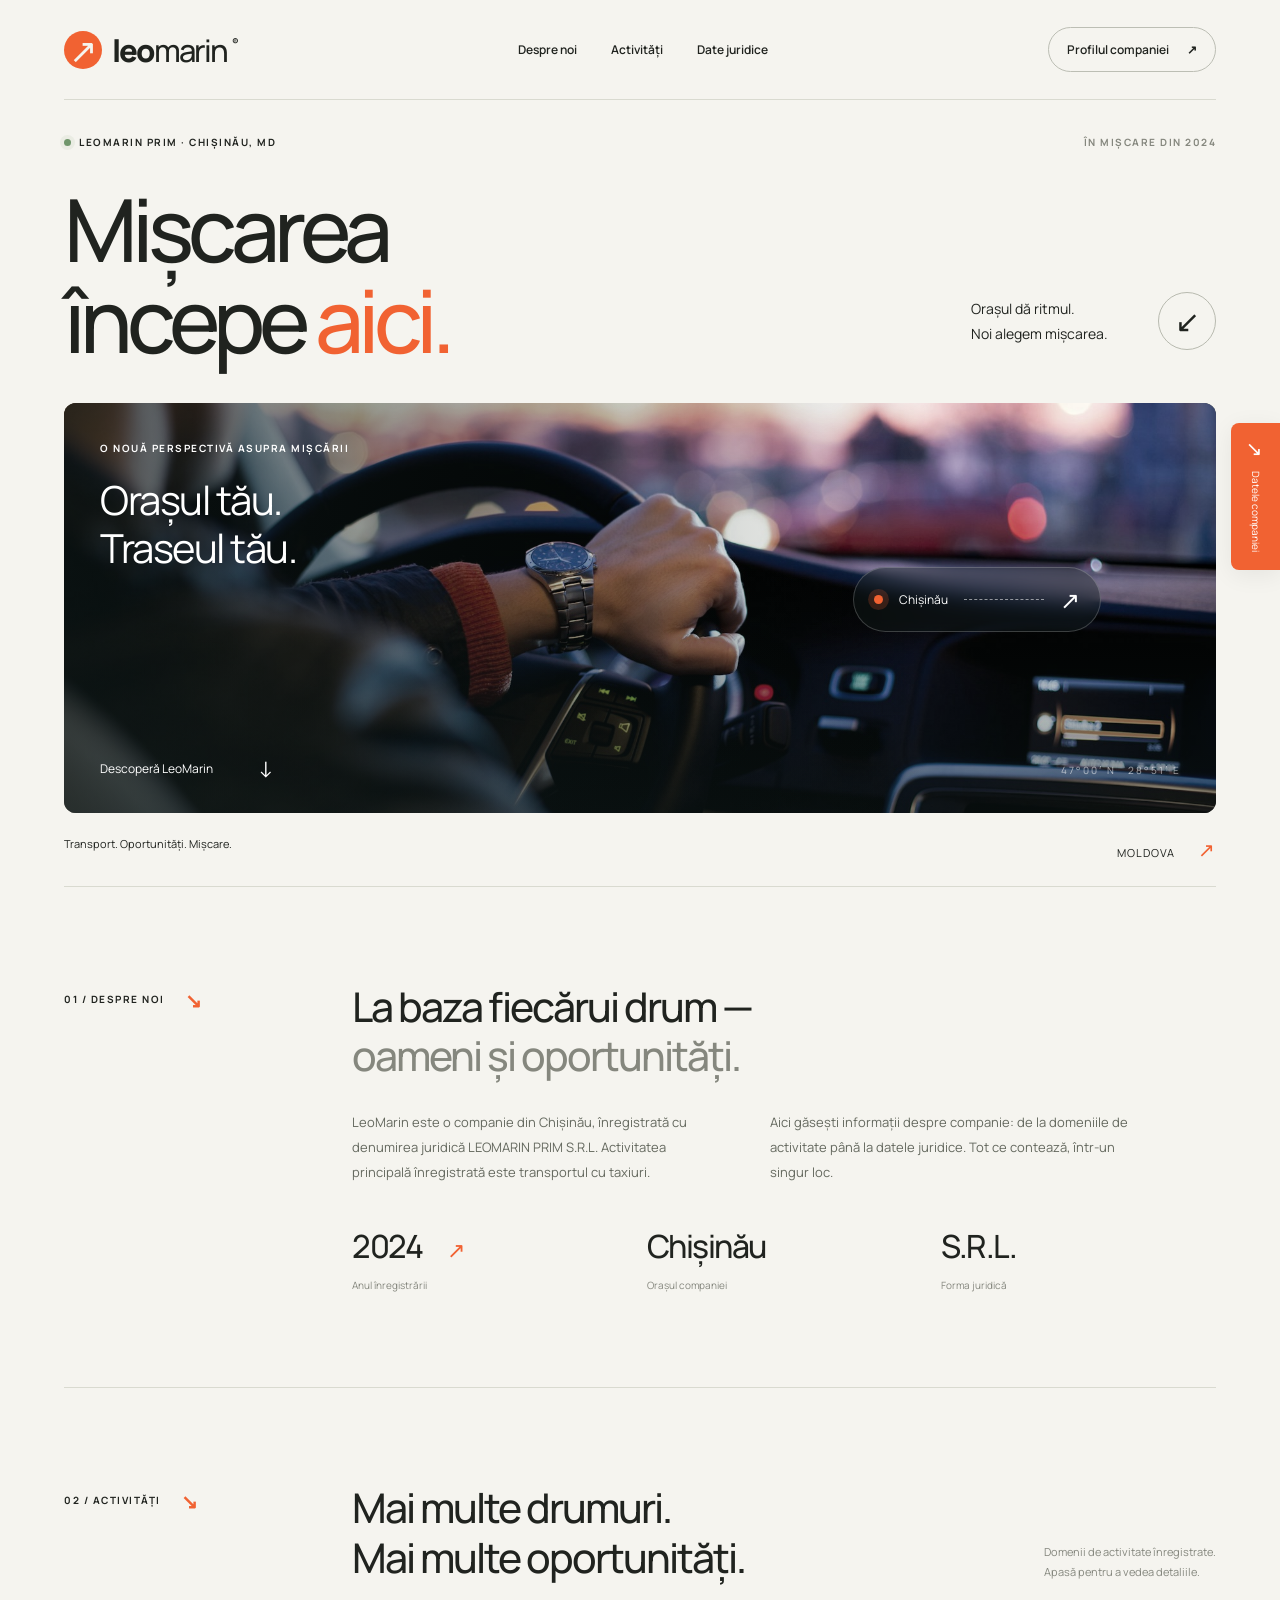
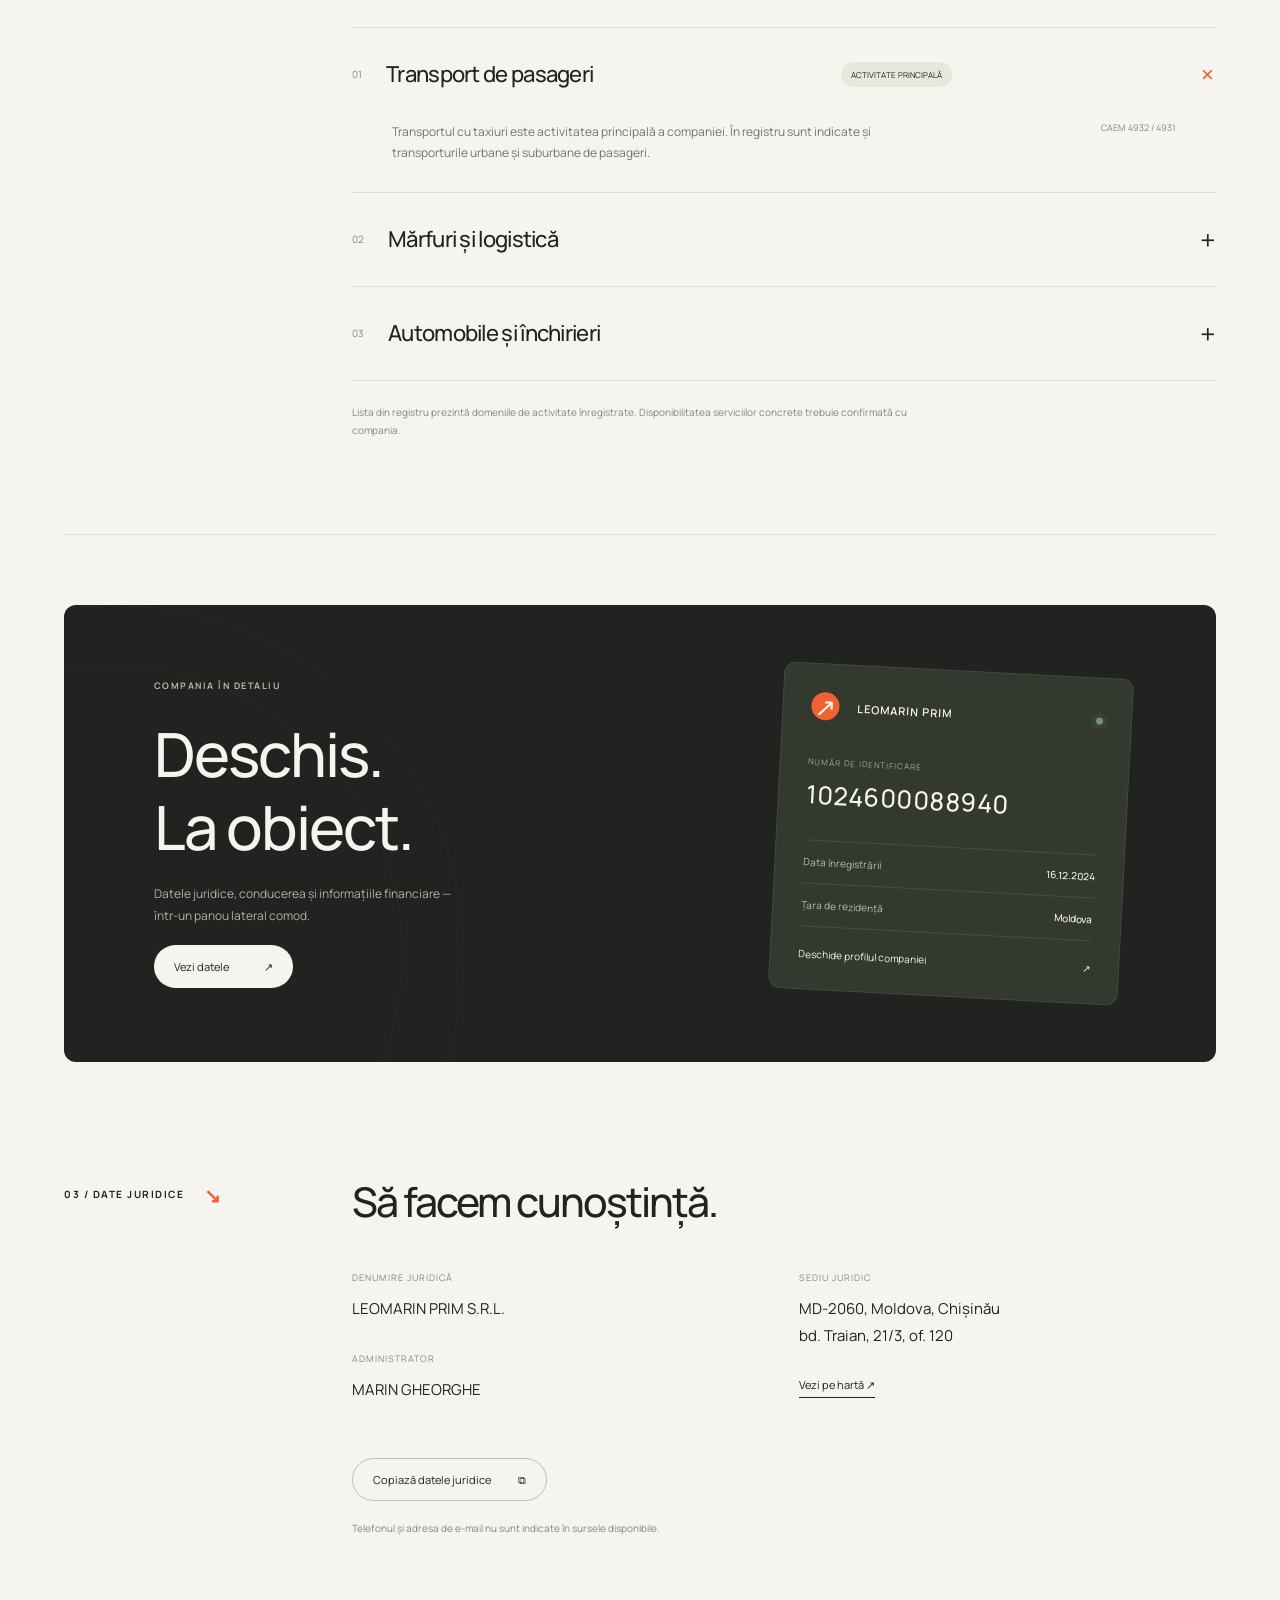
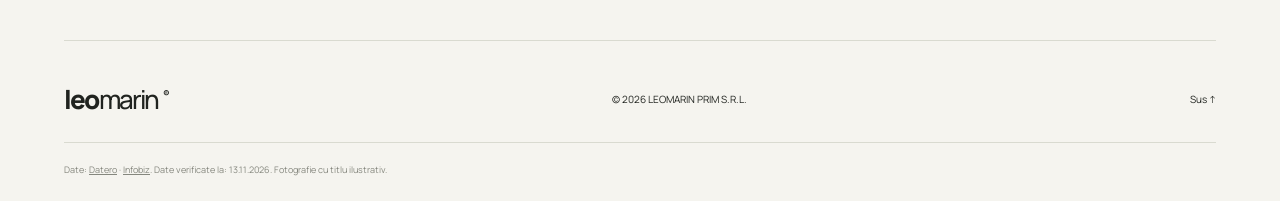
<file: index.html>
<!DOCTYPE html>
<html lang="ro"><head><meta charset="UTF-8"><meta name="viewport" content="width=device-width,initial-scale=1"><title>LeoMarin — mișcarea începe aici</title><meta name="description" content="LEOMARIN PRIM — companie din Chișinău. Domenii de activitate, informații și datele companiei."><link rel="stylesheet" href="style.css"><meta name="google-site-verification" content="60nUoseq-6aSstr0_fE4slCju9f02zcRdTmF47Bbd-s" /></head><body>
<header><a class="logo" href="#" aria-label="LeoMarin — pagina principală"><span class="mark">↗</span>leo<span>marin</span><sup>®</sup></a><nav aria-label="Navigare"><a href="#about">Despre noi</a><a href="#directions">Activități</a><a href="#details">Date juridice</a></nav><button class="outline" data-panel="overview">Profilul companiei <span>↗</span></button></header>
<main><section class="hero"><div class="hero-top"><div class="eyebrow"><span class="live"></span> LEOMARIN PRIM · CHIȘINĂU, MD</div><span class="edition">ÎN MIȘCARE DIN 2024</span></div><div class="hero-heading"><h1>Mișcarea<br>începe <em>aici.</em></h1><div class="intro"><p>Orașul dă ritmul.<br>Noi alegem mișcarea.</p><a class="round-link" href="#directions" aria-label="Descoperă activitățile">↙</a></div></div><div class="hero-photo"><img src="drive.jpg" alt="Vedere din automobil în timpul unei călătorii prin oraș"><div class="photo-shade"></div><div class="photo-caption"><span>O NOUĂ PERSPECTIVĂ ASUPRA MIȘCĂRII</span><p>Orașul tău.<br>Traseul tău.</p></div><div class="route"><span class="route-dot"></span><span>Chișinău</span><div class="route-line"></div><span class="route-arrow">↗</span></div><a href="#about" class="photo-bottom">Descoperă LeoMarin <span>↓</span></a><span class="photo-number">47°00′ N &nbsp; 28°51′ E</span></div><div class="hero-strip"><span>Transport. Oportunități. Mișcare.</span><span>MOLDOVA <span class="orange">↗</span></span></div></section>
<section class="about section" id="about"><div class="section-label"><span>01 / DESPRE NOI</span><span>↘</span></div><div><h2>La baza fiecărui drum —<br><span class="muted">oameni și oportunități.</span></h2><div class="about-copy"><p>LeoMarin este o companie din Chișinău, înregistrată cu denumirea juridică LEOMARIN PRIM S.R.L. Activitatea principală înregistrată este transportul cu taxiuri.</p><p>Aici găsești informații despre companie: de la domeniile de activitate până la datele juridice. Tot ce contează, într-un singur loc.</p></div><div class="facts"><div><strong>2024<span>↗</span></strong><small>Anul înregistrării</small></div><div><strong>Chișinău</strong><small>Orașul companiei</small></div><div><strong>S.R.L.</strong><small>Forma juridică</small></div></div></div></section>
<section class="directions section" id="directions"><div class="section-label"><span>02 / ACTIVITĂȚI</span><span>↘</span></div><div><div class="section-head"><h2>Mai multe drumuri.<br>Mai multe oportunități.</h2><p>Domenii de activitate înregistrate.<br>Apasă pentru a vedea detaliile.</p></div><div class="services"><details open><summary><span class="service-num">01</span><h3>Transport de pasageri</h3><span class="service-tag">ACTIVITATE PRINCIPALĂ</span><span class="plus">+</span></summary><div class="service-body"><p>Transportul cu taxiuri este activitatea principală a companiei. În registru sunt indicate și transporturile urbane și suburbane de pasageri.</p><span>CAEM 4932 / 4931</span></div></details><details><summary><span class="service-num">02</span><h3>Mărfuri și logistică</h3><span class="plus">+</span></summary><div class="service-body"><p>Domeniile înregistrate includ transportul rutier de mărfuri și activitățile anexe transporturilor.</p><span>CAEM 4941 / 5229</span></div></details><details><summary><span class="service-num">03</span><h3>Automobile și închirieri</h3><span class="plus">+</span></summary><div class="service-body"><p>Închirierea și leasingul autoturismelor și autovehiculelor grele, comerțul cu autovehicule, piese și accesorii.</p><span>CAEM 7711 / 7712 / 4511 / 4519 / 4532</span></div></details></div><p class="registry-note">Lista din registru prezintă domeniile de activitate înregistrate. Disponibilitatea serviciilor concrete trebuie confirmată cu compania.</p></div></section>
<section class="transparency"><div class="orbit" aria-hidden="true"><span>↗</span></div><div class="trans-content"><span class="eyebrow">COMPANIA ÎN DETALIU</span><h2>Deschis.<br>La obiect.</h2><p>Datele juridice, conducerea și informațiile financiare — într-un panou lateral comod.</p><button class="light-btn" data-panel="finance">Vezi datele <span>↗</span></button></div><div class="mini-card"><div class="mini-head"><span class="mark">↗</span><span>LEOMARIN PRIM</span><span class="live"></span></div><small>NUMĂR DE IDENTIFICARE</small><strong>1024600088940</strong><div class="mini-line"><span>Data înregistrării</span><b>16.12.2024</b></div><div class="mini-line"><span>Țara de rezidență</span><b>Moldova</b></div><button data-panel="overview">Deschide profilul companiei <span>↗</span></button></div></section>
<section class="section details-section" id="details"><div class="section-label"><span>03 / DATE JURIDICE</span><span>↘</span></div><div><h2>Să facem cunoștință.</h2><div class="company-grid"><div><small>DENUMIRE JURIDICĂ</small><p>LEOMARIN PRIM S.R.L.</p><small>ADMINISTRATOR</small><p>MARIN GHEORGHE</p></div><div><small>SEDIU JURIDIC</small><p>MD-2060, Moldova, Chișinău<br>bd. Traian, 21/3, of. 120</p><a class="text-link" href="https://www.google.com/maps/search/?api=1&query=bd.+Traian+21%2F3+Chisinau" target="_blank" rel="noopener">Vezi pe hartă ↗</a></div></div><button class="copy-button" id="copy-details">Copiază datele juridice <span>⧉</span></button><p class="contact-note">Telefonul și adresa de e-mail nu sunt indicate în sursele disponibile.</p></div></section></main>
<footer><a href="#" class="logo">leo<span>marin</span><sup>®</sup></a><span>© 2026 LEOMARIN PRIM S.R.L.</span><a href="#">Sus ↑</a><div class="sources">Date: <a target="_blank" rel="noopener" href="https://datero.md/ru/company/1024600088940">Datero</a> · <a target="_blank" rel="noopener" href="https://infobiz.md/ru/1024600088940/societatea-cu-raspundere-limitata-leomarin-prim">Infobiz</a>. Date verificate la: 13.11.2026. Fotografie cu titlu ilustrativ.</div></footer>
<button class="side-tab" data-panel="finance" aria-label="Deschide datele financiare ale companiei"><span>↗</span> Datele companiei</button>
<dialog id="company-dialog" aria-labelledby="panel-title"><div class="panel-header"><span class="eyebrow">LEOMARIN / PROFILUL COMPANIEI</span><button class="close" aria-label="Închide panoul">×</button></div><h2 id="panel-title">Profilul<br>companiei<span class="orange">.</span></h2><div class="panel-tabs" role="tablist"><button id="tab-overview" role="tab" aria-controls="overview" aria-selected="true" data-tab="overview">Prezentare</button><button id="tab-finance" role="tab" aria-controls="finance" aria-selected="false" data-tab="finance">Finanțe</button></div><div id="overview" role="tabpanel" aria-labelledby="tab-overview"><div class="panel-status"><span class="live"></span> Activă · conform Infobiz</div><dl><dt>Denumire juridică</dt><dd>LEOMARIN PRIM S.R.L.</dd><dt>IDNO</dt><dd>1024600088940</dd><dt>Data înregistrării</dt><dd>16 decembrie 2024</dd><dt>Administrator și fondator</dt><dd>MARIN GHEORGHE <span class="share">100%</span></dd><dt>Activitate principală</dt><dd>Transporturi cu taxiuri · CAEM 4932</dd><dt>Sediu juridic</dt><dd>MD-2060, Chișinău, bd. Traian, 21/3, of. 120</dd></dl></div><div id="finance" role="tabpanel" aria-labelledby="tab-finance" hidden><div class="finance-caption">INDICATORI FINANCIARI · MDL</div><div class="finance-row"><span>Venituri</span><strong>—</strong></div><div class="finance-row"><span>Profit net</span><strong>—</strong></div><div class="finance-row"><span>Active</span><strong>—</strong></div><div class="finance-row"><span>Datorii</span><strong>—</strong></div><div class="data-note"><b>Datele necesită confirmare</b><p>Situațiile financiare nu sunt disponibile pentru consultare publică în sursa indicată. Linia înseamnă lipsa datelor confirmate, nu o valoare zero.</p></div><a class="source-button" href="https://datero.md/ru/company/1024600088940" target="_blank" rel="noopener">Vezi pe Datero ↗</a></div><div class="panel-foot">Informații din surse publice · 13.11.2026<br><a href="https://infobiz.md/ru/1024600088940/societatea-cu-raspundere-limitata-leomarin-prim" target="_blank" rel="noopener">Sursa: Infobiz ↗</a></div></dialog><div id="toast" role="status"></div><script src="app.js"></script></body></html>
</file>
<file: style.css>
@import url('https://fonts.googleapis.com/css2?family=Manrope:wght@400;500;600;700;800&display=swap');
:root{--bg:#f5f4ef;--ink:#20231f;--muted:#85877e;--orange:#f16232;--line:#d9dad0}*{box-sizing:border-box}html{scroll-behavior:smooth;scroll-padding-top:100px}body{margin:0;background:var(--bg);color:var(--ink);font-family:Manrope,Arial,sans-serif;font-size:14px}button,a,summary{-webkit-tap-highlight-color:transparent}button,a{color:inherit}a{text-decoration:none}button{font:inherit;cursor:pointer}button:focus-visible,a:focus-visible,summary:focus-visible{outline:3px solid var(--orange);outline-offset:5px}header{height:100px;margin:0 5%;display:flex;align-items:center;justify-content:space-between;border-bottom:1px solid var(--line);gap:25px}.logo{font-size:31px;font-weight:800;letter-spacing:-1.8px;display:flex;align-items:center}.logo>span:not(.mark){font-weight:500}.logo sup{font-size:10px;align-self:flex-start;margin:6px 0 0 4px;letter-spacing:0}.mark{display:inline-grid;place-items:center;background:var(--orange);color:var(--bg);width:38px;height:38px;border-radius:50%;font-size:34px;font-weight:500;line-height:1;margin-right:10px;letter-spacing:0}nav{display:flex;gap:34px;font-size:12px;font-weight:600}nav a{position:relative}nav a:after{content:'';height:2px;background:var(--orange);position:absolute;left:0;right:100%;bottom:-8px;transition:.3s}nav a:hover:after{right:0}.outline{padding:13px 18px;border:1px solid #bcbeb4;border-radius:30px;background:transparent;font-size:12px;font-weight:600}.outline span{margin-left:16px}.outline:hover{background:var(--ink);color:white}.hero{padding:35px 5% 0}.hero-top{display:flex;justify-content:space-between;align-items:center}.eyebrow,.edition,.section-label,.photo-caption>span{font-size:10px;font-weight:700;letter-spacing:1.5px}.eyebrow{display:flex;align-items:center;gap:8px}.live{display:inline-block;width:7px;height:7px;border-radius:50%;background:#70966b;box-shadow:0 0 0 4px #70966b16}.edition{color:var(--muted)}.hero-heading{display:flex;justify-content:space-between;align-items:end;margin:35px 0 38px;gap:30px}h1{font-size:clamp(55px,6.8vw,110px);line-height:1.04;font-weight:500;letter-spacing:-6px;margin:0}h1 em{font-style:normal;color:var(--orange)}.intro{display:flex;align-items:center;gap:50px;padding-bottom:5px}.intro p{line-height:1.8;font-size:14px}.round-link{display:grid;place-items:center;border:1px solid #b8baaf;border-radius:50%;height:58px;width:58px;font-size:30px;transition:.3s}.round-link:hover{transform:rotate(-45deg);background:var(--orange);color:white;border-color:var(--orange)}.hero-photo{height:410px;position:relative;border-radius:12px;overflow:hidden;background:#323936}.hero-photo img{width:100%;height:100%;object-fit:cover;object-position:center 53%;animation:photo-in 1.4s ease-out;filter:saturate(.6)}.photo-shade{position:absolute;inset:0;background:linear-gradient(90deg,#0e1919a8,transparent 75%),linear-gradient(0deg,#0e191985,transparent 60%)}.photo-caption{position:absolute;top:34px;left:36px;color:white}.photo-caption p{font-size:40px;line-height:1.2;letter-spacing:-1.5px;margin-top:20px}.photo-bottom{position:absolute;bottom:30px;left:36px;color:white;display:flex;align-items:center;gap:45px;font-size:12px}.photo-bottom span{font-size:22px}.photo-number{position:absolute;bottom:36px;right:35px;font-size:10px;color:#fff9;letter-spacing:2px}.route{position:absolute;right:10%;top:40%;color:white;display:flex;align-items:center;gap:16px;background:#17221f55;backdrop-filter:blur(10px);border:1px solid #fff3;border-radius:50px;padding:15px 20px;font-size:12px}.route-dot{width:9px;height:9px;background:var(--orange);border-radius:50%;box-shadow:0 0 0 6px #f1623233;animation:pulse 3s infinite}.route-line{width:80px;border-top:1px dashed #fff8}.route-arrow{font-size:24px}.hero-strip{padding:23px 0;display:flex;justify-content:space-between;border-bottom:1px solid var(--line);font-size:11px}.hero-strip>span:last-child{letter-spacing:1px}.orange{color:var(--orange)}.hero-strip .orange{margin-left:20px;font-size:20px}.section{margin:0 5%;padding:95px 0;display:grid;grid-template-columns:25% 75%;border-bottom:1px solid var(--line)}.section-label{display:flex;gap:20px;padding-top:10px}.section-label>span:last-child{color:var(--orange);font-size:20px;margin-top:-5px}h2{font-size:clamp(30px,3.2vw,49px);line-height:1.2;letter-spacing:-2px;font-weight:500;margin:0}.muted{color:var(--muted)}.about-copy{display:grid;grid-template-columns:1fr 1fr;gap:45px;margin:30px 0 40px;max-width:790px}.about-copy p{font-size:13px;line-height:1.9;margin:0;color:#65695f}.facts{display:grid;grid-template-columns:repeat(3,1fr);gap:20px}.facts strong{display:block;font-size:32px;letter-spacing:-1.5px;font-weight:500}.facts strong span{font-size:22px;color:var(--orange);margin-left:25px}.facts small{display:block;color:var(--muted);font-size:10px;margin-top:10px}.section-head{display:flex;justify-content:space-between;align-items:end;gap:30px}.section-head p{font-size:11px;line-height:1.8;color:var(--muted);margin:0}.services{margin-top:45px}.services details{border-top:1px solid var(--line)}.services details:last-child{border-bottom:1px solid var(--line)}summary{cursor:pointer;list-style:none;display:flex;align-items:center;gap:24px;padding:28px 0}summary::-webkit-details-marker{display:none}.service-num{font-size:10px;color:var(--muted)}h3{font-size:22px;font-weight:500;letter-spacing:-.7px;margin:0}.service-tag{font-size:8px;background:#e6e8dc;border-radius:20px;padding:7px 10px;margin-left:auto;white-space:nowrap}.plus{font-size:27px;margin-left:auto;font-weight:400;transition:transform .3s}details[open] .plus{transform:rotate(45deg);color:var(--orange)}.service-body{padding:0 40px 28px;display:flex;gap:40px;align-items:start;animation:appear .4s ease-out}.service-body p{margin:0;max-width:490px;color:#72756b;font-size:12px;line-height:1.8}.service-body>span{margin-left:auto;font-size:9px;white-space:nowrap;color:var(--muted)}.registry-note{font-size:10px;color:var(--muted);max-width:560px;line-height:1.8;margin:22px 0 0}.transparency{margin:70px 5% 0;background:var(--ink);color:var(--bg);border-radius:12px;padding:65px 7%;display:flex;gap:12%;position:relative;overflow:hidden;align-items:center}.trans-content{position:relative;z-index:1;flex:1}.trans-content .eyebrow{color:#b4b9a9;font-size:9px}.trans-content h2{font-size:61px;margin:25px 0 20px}.trans-content p{font-size:12px;line-height:1.8;color:#adb3a4;max-width:300px}.light-btn{background:var(--bg);border:0;border-radius:25px;padding:14px 20px;font-size:11px;margin-top:18px;display:flex;gap:35px;align-items:center;color:var(--ink)}.light-btn:hover{background:var(--orange);color:white}.mini-card{position:relative;z-index:1;background:#343930;border:1px solid #ffffff15;border-radius:12px;padding:28px;max-width:350px;width:46%;transform:rotate(3deg);transition:transform .4s}.mini-card:hover{transform:rotate(0)}.mini-head{display:flex;align-items:center;gap:8px;font-size:11px;font-weight:600;letter-spacing:1px;padding-bottom:30px}.mini-head .mark{width:28px;height:28px;font-size:26px}.mini-head .live{margin-left:auto}.mini-card>small{font-size:8px;letter-spacing:1px;color:#a2aa98}.mini-card>strong{display:block;font-size:25px;letter-spacing:.5px;font-weight:500;margin:8px 0 28px}.mini-line{display:flex;justify-content:space-between;border-top:1px solid #ffffff18;padding:14px 0;font-size:10px;color:#b8bcae}.mini-line b{color:var(--bg);font-weight:500}.mini-card button{border:0;border-top:1px solid #ffffff18;padding:20px 0 0;background:none;color:var(--bg);font-size:10px;display:flex;justify-content:space-between;width:100%}.orbit{position:absolute;width:700px;height:700px;border:1px solid #ffffff07;border-radius:50%;left:-300px;top:0}.orbit:after{content:'';position:absolute;inset:60px;border:1px solid #ffffff07;border-radius:50%}.orbit span{display:none}.details-section{margin-top:20px}.company-grid{display:grid;grid-template-columns:1fr 1fr;gap:30px;margin:40px 0 30px}.company-grid small{font-size:9px;color:var(--muted);letter-spacing:1px}.company-grid p{font-size:15px;line-height:1.8;margin:10px 0 25px}.text-link{font-size:11px;border-bottom:1px solid var(--ink);padding-bottom:5px}.copy-button{border:1px solid #bcbeb4;border-radius:25px;background:transparent;padding:13px 20px;font-size:11px}.copy-button span{margin-left:25px}.copy-button:hover{background:var(--ink);color:white}.contact-note{font-size:10px;color:var(--muted);margin-top:20px}footer{margin:0 5%;padding:40px 0 25px;display:flex;align-items:center;justify-content:space-between;flex-wrap:wrap;gap:25px}footer>span,footer>a:last-of-type{font-size:10px}footer .logo{font-size:26px}.sources{flex-basis:100%;font-size:9px;color:var(--muted);border-top:1px solid var(--line);padding-top:20px}.sources a{text-decoration:underline}.side-tab{position:fixed;right:0;top:47%;writing-mode:vertical-rl;display:flex;align-items:center;gap:13px;background:var(--orange);color:white;border:0;padding:18px 11px;border-radius:8px 0 0 8px;font-size:10px;z-index:5;box-shadow:0 5px 25px #0001}.side-tab>span{font-size:20px}dialog{position:fixed;inset:0 0 0 auto;margin:0;height:100dvh;max-height:100dvh;width:500px;max-width:100%;padding:30px 35px;border:0;background:var(--bg);color:var(--ink);box-shadow:-20px 0 80px #0002}dialog[open]{animation:slide-in .35s ease-out}dialog::backdrop{background:#141a1766;backdrop-filter:blur(4px)}.panel-header{display:flex;align-items:center;justify-content:space-between}.panel-header .eyebrow{font-size:8px}.close{border:1px solid var(--line);border-radius:50%;width:36px;height:36px;font-size:25px;background:transparent}dialog h2{font-size:44px;margin:30px 0}.panel-tabs{display:flex;border-bottom:1px solid var(--line);gap:25px}.panel-tabs button{padding:14px 0;border:0;border-bottom:2px solid transparent;background:none;font-size:12px;color:var(--muted)}.panel-tabs button[aria-selected=true]{border-bottom-color:var(--orange);color:var(--ink)}.panel-status{font-size:10px;display:flex;gap:10px;align-items:center;margin:25px 0}dl{margin:0}dt{font-size:9px;color:var(--muted);margin-top:22px}dd{margin:6px 0 0;font-size:13px;line-height:1.7}.share{color:var(--orange);float:right}.panel-foot{font-size:9px;color:var(--muted);line-height:1.9;border-top:1px solid var(--line);padding-top:20px;margin-top:30px}.panel-foot a{text-decoration:underline}.finance-caption{font-size:9px;letter-spacing:1px;margin:28px 0 10px;color:var(--muted)}.finance-row{padding:20px 0;border-bottom:1px solid var(--line);display:flex;justify-content:space-between;font-size:13px}.finance-row strong{font-size:22px;font-weight:500}.data-note{padding:20px;background:#e9e9df;border-radius:8px;margin:25px 0;font-size:11px}.data-note p{font-size:11px;line-height:1.8;color:#73776a}.source-button{display:block;background:var(--ink);color:white;text-align:center;padding:15px;border-radius:25px;font-size:11px}#toast{position:fixed;bottom:25px;left:50%;transform:translate(-50%,20px);opacity:0;pointer-events:none;background:var(--ink);color:white;padding:15px 25px;border-radius:30px;font-size:12px;z-index:50;transition:.3s}#toast.visible{opacity:1;transform:translate(-50%,0)}.reveal{opacity:0;transform:translateY(25px);transition:opacity .7s,transform .7s}.reveal.seen{opacity:1;transform:none}@keyframes photo-in{from{transform:scale(1.06)}to{transform:scale(1)}}@keyframes pulse{50%{box-shadow:0 0 0 10px #f1623200}}@keyframes slide-in{from{transform:translateX(100%)}to{transform:translateX(0)}}@keyframes appear{from{opacity:0;transform:translateY(8px)}to{opacity:1;transform:none}}@media(min-width:1600px){body{max-width:1700px;margin:auto}.hero-photo{height:510px}}@media(max-width:1000px){nav{gap:18px}h1{letter-spacing:-4px}.intro{gap:20px}.hero-photo{height:360px}.section{grid-template-columns:20% 80%}.section-label{font-size:8px}.section-head p{max-width:170px}.service-tag{display:none}.transparency{gap:7%;padding:50px 6%}.trans-content h2{font-size:50px}.mini-card{width:48%;padding:22px}.mini-card>strong{font-size:22px}}@media(max-width:700px){header{height:80px;margin:0 6%;gap:15px}.logo{font-size:26px}.mark{width:30px;height:30px;font-size:28px;margin-right:7px}nav{display:none}.outline{padding:10px 12px;font-size:9px}.outline span{margin-left:5px}.hero{padding:28px 6% 0}.edition{display:none}.eyebrow{font-size:8px}.hero-heading{display:block;margin:28px 0 25px}h1{font-size:clamp(44px,10.4vw,70px);letter-spacing:-2.8px}.intro{justify-content:space-between;margin-top:22px}.intro p{font-size:12px;line-height:1.6;margin:0}.round-link{width:42px;height:42px;font-size:23px}.hero-photo{height:365px}.hero-photo img{object-position:43% center}.photo-caption{left:22px;top:25px}.photo-caption>span{font-size:8px}.photo-caption p{font-size:34px}.photo-bottom{left:22px;bottom:24px;font-size:10px}.photo-number{display:none}.route{top:auto;bottom:85px;right:22px;font-size:10px;padding:12px}.route-line{width:42px}.hero-strip{font-size:9px;gap:20px;padding:18px 0}.section{margin:0 6%;padding:55px 0;grid-template-columns:1fr;gap:25px}.section-label{font-size:9px;justify-content:space-between}.section-label>span:last-child{font-size:18px}h2{font-size:31px;letter-spacing:-1.2px}.about-copy{grid-template-columns:1fr;gap:16px;margin:25px 0 30px}.about-copy p{font-size:12px}.facts{gap:15px}.facts strong{font-size:25px;letter-spacing:-1px}.facts strong span{margin-left:8px;font-size:16px}.facts small{font-size:8px}.section-head{display:block}.section-head p{margin-top:20px;max-width:none;font-size:10px}.services{margin-top:25px}summary{gap:15px;padding:24px 0}h3{font-size:17px}.service-body{padding:0 0 22px 28px;display:block}.service-body p{font-size:11px}.service-body>span{display:block;margin-top:14px;font-size:8px}.transparency{margin:40px 6% 0;flex-direction:column;align-items:stretch;padding:35px 25px;gap:40px}.trans-content h2{font-size:46px;margin:20px 0}.mini-card{width:100%;max-width:none;transform:rotate(2deg)}.mini-card>strong{font-size:25px}.details-section{margin-top:0}.company-grid{grid-template-columns:1fr;gap:10px;margin-top:30px}.company-grid p{font-size:14px}.side-tab{padding:12px 7px;font-size:9px;top:52%}.side-tab>span{font-size:17px}footer{margin:0 6%;padding-top:30px;gap:20px}footer>span{font-size:8px}footer .logo{font-size:24px}.sources{font-size:8px;line-height:1.8}dialog{padding:25px}dialog h2{font-size:38px}}@media(prefers-reduced-motion:reduce){html{scroll-behavior:auto}*,*:before,*:after{animation:none!important;transition:none!important}.reveal{opacity:1;transform:none}}
</file>
